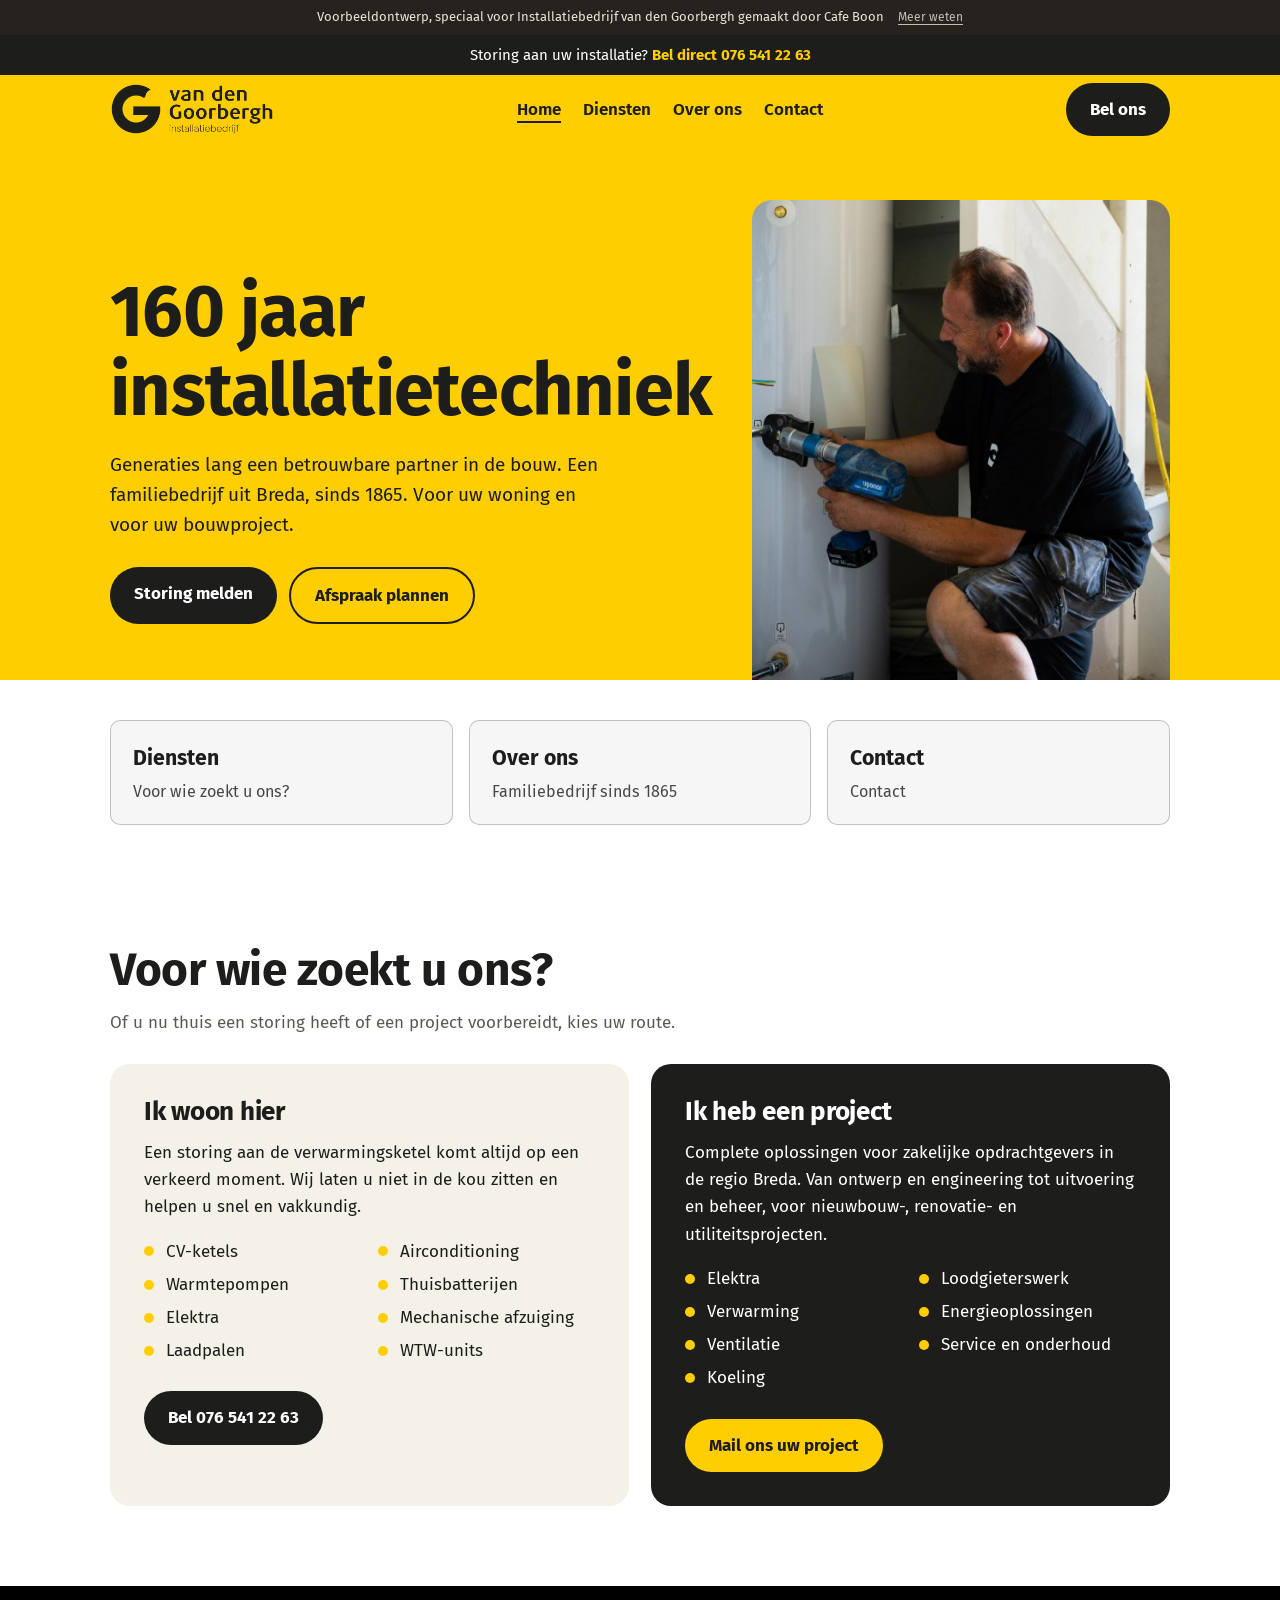
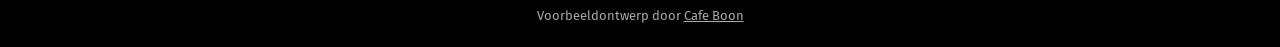
<file: index.html>
<!doctype html>
<html lang="nl">
<head>
<meta charset="utf-8">
<meta name="viewport" content="width=device-width,initial-scale=1">
<title>Installatiebedrijf van den Goorbergh | Loodgieter en installateur in Breda</title>
<meta name="description" content="Installatiebedrijf v.d. Goorbergh in Breda. Familiebedrijf sinds 1865 voor verwarming, loodgieterswerk, elektra, ventilatie en energieoplossingen. Storing? Bel 076 541 22 63.">
<meta name="robots" content="noindex">
<meta property="og:title" content="Installatiebedrijf van den Goorbergh, Breda">
<meta property="og:description" content="Familiebedrijf sinds 1865. Verwarming, loodgieterswerk, elektra en energieoplossingen.">
<meta property="og:image" content="https://installatiebedrijfvdgoorbergh.cafeboon.com/images/og.jpg">
<link rel="icon" href="images/favicon.png">
<link rel="preconnect" href="https://fonts.googleapis.com"><link rel="preconnect" href="https://fonts.gstatic.com" crossorigin>
<link href="https://fonts.googleapis.com/css2?family=Fira+Sans:wght@400;600;700&display=swap" rel="stylesheet">
<link rel="stylesheet" href="style.css">
</head>
<body>
<div class="vb-banner" role="note"><span>Voorbeeldontwerp, speciaal voor Installatiebedrijf van den Goorbergh gemaakt door Cafe Boon</span><a href="https://cafeboon.com">Meer weten</a></div>
<div class="bar">Storing aan uw installatie? <a href="tel:+31765412263">Bel direct 076 541 22 63</a></div>
<div class="top"><div class="in"><a href="index.html"><img alt="van den Goorbergh installatiebedrijf" height="52" src="images/logo.png" width="164"/></a>
<nav><a aria-current="page" href="index.html">Home</a><a href="aanbod.html">Diensten</a><a href="over.html">Over ons</a><a href="contact.html">Contact</a></nav>
<a class="btn" href="tel:+31765412263">Bel ons</a></div></div>
<div aria-label="Pagina's" class="sn-bar" role="navigation"><a aria-current="page" class="sn-link" href="index.html">Home</a><a class="sn-link" href="aanbod.html">Diensten</a><a class="sn-link" href="over.html">Over ons</a><a class="sn-link" href="contact.html">Contact</a></div>
<div class="hero"><div class="in">
<div>
<h1>160 jaar installatietechniek</h1>
<p>Generaties lang een betrouwbare partner in de bouw. Een familiebedrijf uit Breda, sinds 1865. Voor uw woning en voor uw bouwproject.</p>
<div class="row"><a class="btn" href="aanbod.html#storing">Storing melden</a><a class="btn o" href="contact.html">Afspraak plannen</a></div>
</div>
<img alt="Monteur van den Goorbergh aan het werk" height="558" src="images/w2.jpg" width="600"/>
</div></div>
<div class="sn-cards"><a class="sn-card" href="aanbod.html"><strong>Diensten</strong><span>Voor wie zoekt u ons?</span></a><a class="sn-card" href="over.html"><strong>Over ons</strong><span>Familiebedrijf sinds 1865</span></a><a class="sn-card" href="contact.html"><strong>Contact</strong><span>Contact</span></a></div>
<section><div class="wrap">
<h2>Voor wie zoekt u ons?</h2>
<p style="max-width:620px;color:var(--mut)">Of u nu thuis een storing heeft of een project voorbereidt, kies uw route.</p>
<div class="two">
<div class="card">
<h3>Ik woon hier</h3>
<p>Een storing aan de verwarmingsketel komt altijd op een verkeerd moment. Wij laten u niet in de kou zitten en helpen u snel en vakkundig.</p>
<ul><li>CV-ketels</li><li>Warmtepompen</li><li>Elektra</li><li>Laadpalen</li><li>Airconditioning</li><li>Thuisbatterijen</li><li>Mechanische afzuiging</li><li>WTW-units</li></ul>
<a class="btn" href="tel:+31765412263">Bel 076 541 22 63</a>
</div>
<div class="card k">
<h3>Ik heb een project</h3>
<p>Complete oplossingen voor zakelijke opdrachtgevers in de regio Breda. Van ontwerp en engineering tot uitvoering en beheer, voor nieuwbouw-, renovatie- en utiliteitsprojecten.</p>
<ul><li>Elektra</li><li>Verwarming</li><li>Ventilatie</li><li>Koeling</li><li>Loodgieterswerk</li><li>Energieoplossingen</li><li>Service en onderhoud</li></ul>
<a class="btn y" href="aanvraag.html">Mail ons uw project</a>
</div>
</div></div></section>
<footer>Voorbeeldontwerp door <a href="https://cafeboon.com">Cafe Boon</a></footer>
</body></html>
</file>
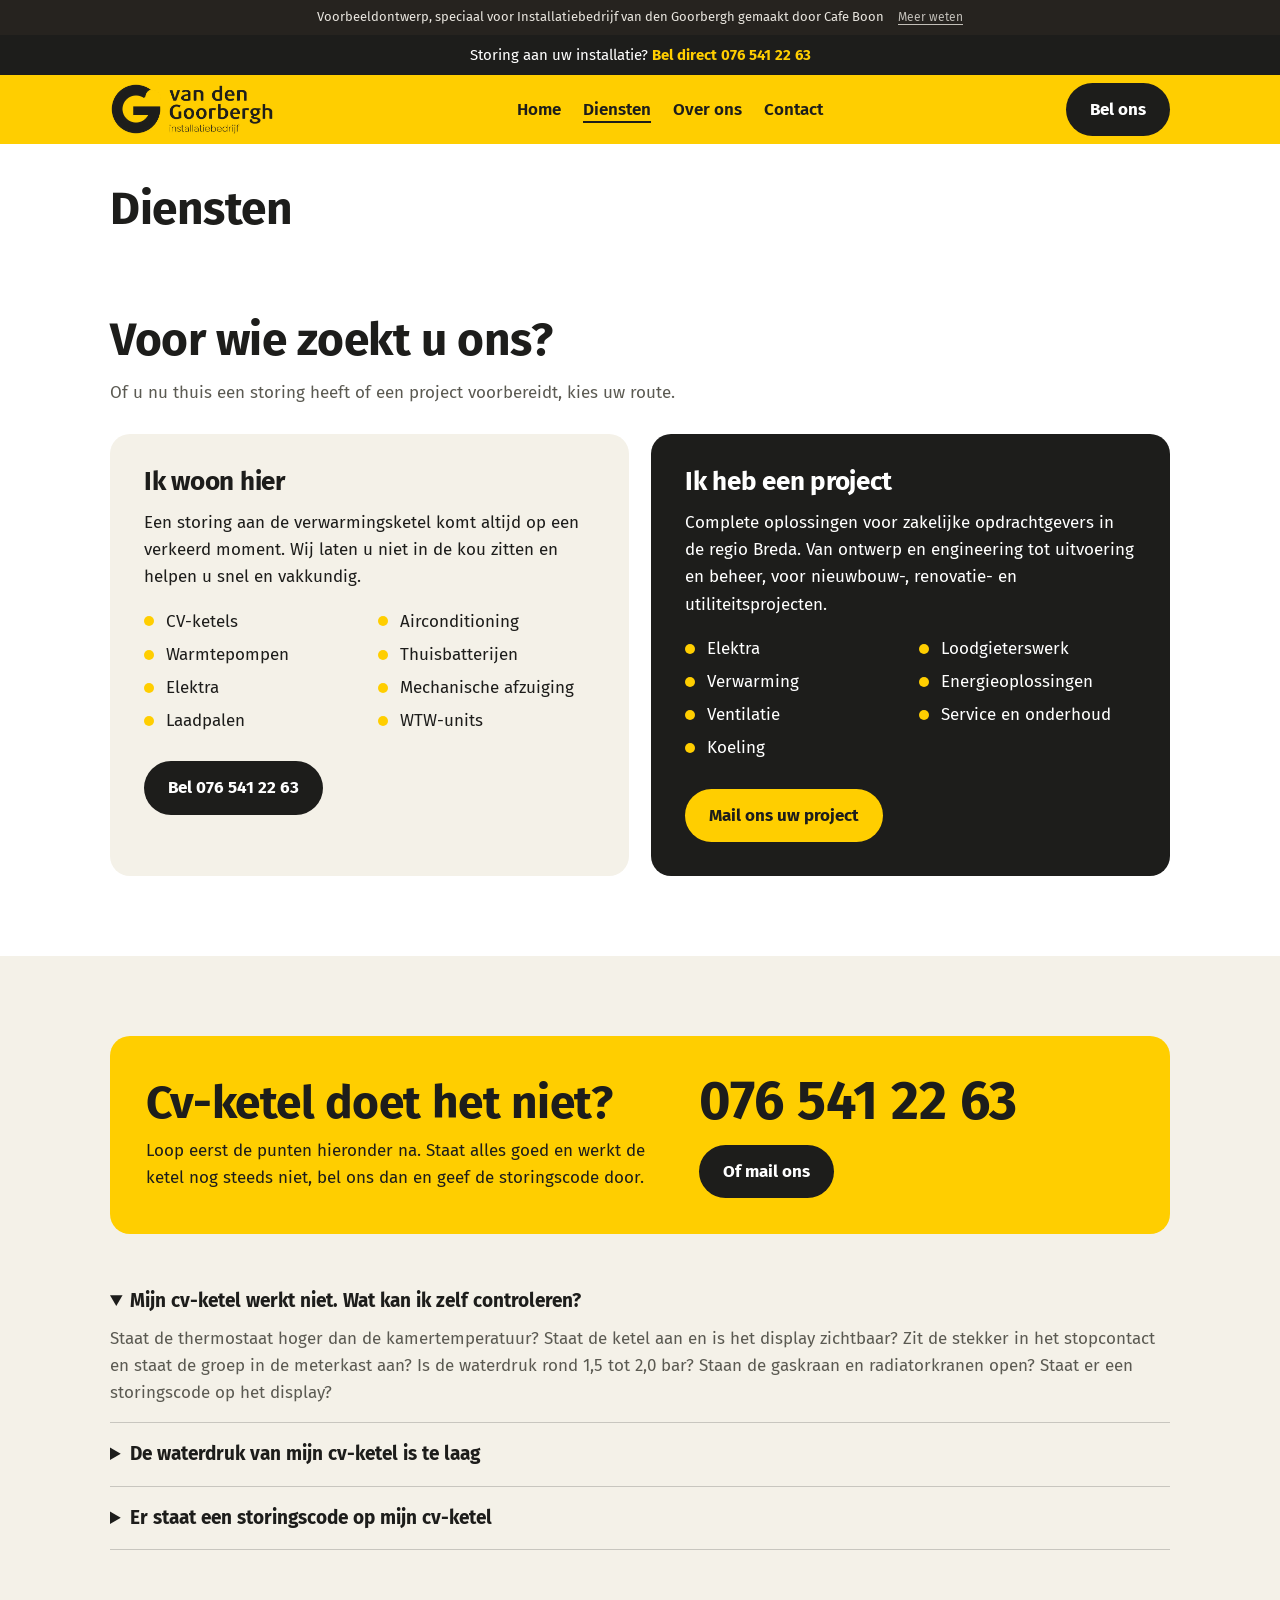
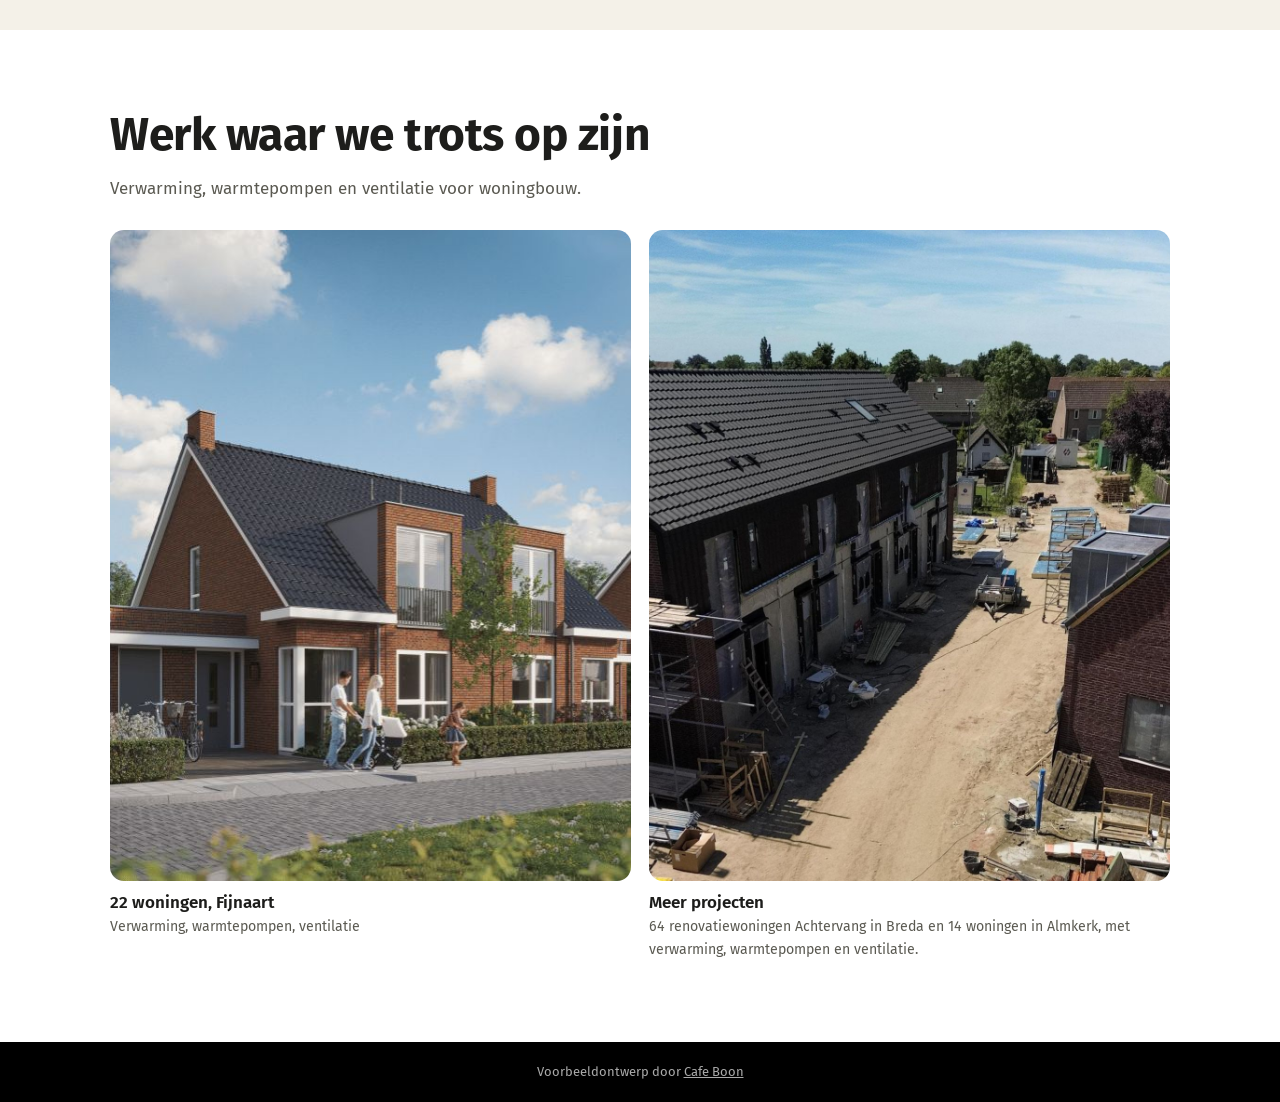
<file: aanbod.html>
<!doctype html>
<html lang="nl">
<head>
<meta charset="utf-8">
<meta name="viewport" content="width=device-width,initial-scale=1">
<title>Diensten | Installatiebedrijf van den Goorbergh</title>
<meta name="description" content="Installatiebedrijf v.d. Goorbergh in Breda. Familiebedrijf sinds 1865 voor verwarming, loodgieterswerk, elektra, ventilatie en energieoplossingen. Storing? Bel 076 541 22 63.">
<meta name="robots" content="noindex">
<meta property="og:title" content="Installatiebedrijf van den Goorbergh, Breda">
<meta property="og:description" content="Familiebedrijf sinds 1865. Verwarming, loodgieterswerk, elektra en energieoplossingen.">
<meta property="og:image" content="https://installatiebedrijfvdgoorbergh.cafeboon.com/images/og.jpg">
<link rel="icon" href="images/favicon.png">
<link rel="preconnect" href="https://fonts.googleapis.com"><link rel="preconnect" href="https://fonts.gstatic.com" crossorigin>
<link href="https://fonts.googleapis.com/css2?family=Fira+Sans:wght@400;600;700&display=swap" rel="stylesheet">
<link rel="stylesheet" href="style.css">
</head>
<body>
<div class="vb-banner" role="note"><span>Voorbeeldontwerp, speciaal voor Installatiebedrijf van den Goorbergh gemaakt door Cafe Boon</span><a href="https://cafeboon.com">Meer weten</a></div>
<div class="bar">Storing aan uw installatie? <a href="tel:+31765412263">Bel direct 076 541 22 63</a></div>
<div class="top"><div class="in"><a href="index.html"><img alt="van den Goorbergh installatiebedrijf" height="52" src="images/logo.png" width="164"/></a>
<nav><a href="index.html">Home</a><a aria-current="page" href="aanbod.html">Diensten</a><a href="over.html">Over ons</a><a href="contact.html">Contact</a></nav>
<a class="btn" href="tel:+31765412263">Bel ons</a></div></div>
<div aria-label="Pagina's" class="sn-bar" role="navigation"><a class="sn-link" href="index.html">Home</a><a aria-current="page" class="sn-link" href="aanbod.html">Diensten</a><a class="sn-link" href="over.html">Over ons</a><a class="sn-link" href="contact.html">Contact</a></div>
<div class="sn-head"><h1>Diensten</h1></div>
<section id="particulier"><div class="wrap">
<h2>Voor wie zoekt u ons?</h2>
<p style="max-width:620px;color:var(--mut)">Of u nu thuis een storing heeft of een project voorbereidt, kies uw route.</p>
<div class="two">
<div class="card" id="particulier-kaart">
<h3>Ik woon hier</h3>
<p>Een storing aan de verwarmingsketel komt altijd op een verkeerd moment. Wij laten u niet in de kou zitten en helpen u snel en vakkundig.</p>
<ul><li>CV-ketels</li><li>Warmtepompen</li><li>Elektra</li><li>Laadpalen</li><li>Airconditioning</li><li>Thuisbatterijen</li><li>Mechanische afzuiging</li><li>WTW-units</li></ul>
<a class="btn" href="tel:+31765412263">Bel 076 541 22 63</a>
</div>
<div class="card k" id="zakelijk">
<h3>Ik heb een project</h3>
<p>Complete oplossingen voor zakelijke opdrachtgevers in de regio Breda. Van ontwerp en engineering tot uitvoering en beheer, voor nieuwbouw-, renovatie- en utiliteitsprojecten.</p>
<ul><li>Elektra</li><li>Verwarming</li><li>Ventilatie</li><li>Koeling</li><li>Loodgieterswerk</li><li>Energieoplossingen</li><li>Service en onderhoud</li></ul>
<a class="btn y" href="aanvraag.html">Mail ons uw project</a>
</div>
</div></div></section>
<section id="storing" style="background:var(--g)"><div class="wrap">
<div class="alarm">
<div><h2>Cv-ketel doet het niet?</h2><p>Loop eerst de punten hieronder na. Staat alles goed en werkt de ketel nog steeds niet, bel ons dan en geef de storingscode door.</p></div>
<div><a class="tel" href="tel:+31765412263">076 541 22 63</a><a class="btn" href="aanvraag.html" style="margin-top:14px">Of mail ons</a></div>
</div>
<div class="faq" style="margin-top:36px">
<details open=""><summary>Mijn cv-ketel werkt niet. Wat kan ik zelf controleren?</summary><p>Staat de thermostaat hoger dan de kamertemperatuur? Staat de ketel aan en is het display zichtbaar? Zit de stekker in het stopcontact en staat de groep in de meterkast aan? Is de waterdruk rond 1,5 tot 2,0 bar? Staan de gaskraan en radiatorkranen open? Staat er een storingscode op het display?</p></details>
<details><summary>De waterdruk van mijn cv-ketel is te laag</summary><p>Is de druk lager dan ongeveer 1,5 bar? Vul de installatie dan bij tot circa 1,5 tot 2,0 bar, bij voorkeur als de installatie koud is. Daalt de druk snel opnieuw, meld dit dan bij ons. Er kan sprake zijn van een lekkage of een probleem met bijvoorbeeld het expansievat.</p></details>
<details><summary>Er staat een storingscode op mijn cv-ketel</summary><p>Noteer of fotografeer de code en reset de ketel één keer. Komt dezelfde storing terug, blijf dan niet resetten maar meld de storing bij ons en geef de code door.</p></details>
</div>
</div></section>
<section id="projecten"><div class="wrap">
<h2>Werk waar we trots op zijn</h2>
<p style="max-width:620px;color:var(--mut)">Verwarming, warmtepompen en ventilatie voor woningbouw.</p>
<div class="proj">
<figure><img alt="22 woningen in Fijnaart" loading="lazy" src="images/fijnaart.jpg"/><figcaption>22 woningen, Fijnaart<small>Verwarming, warmtepompen, ventilatie</small></figcaption></figure>
<figure><img alt="Woningbouwproject in uitvoering" loading="lazy" src="images/drone.jpg"/><figcaption>Meer projecten<small>64 renovatiewoningen Achtervang in Breda en 14 woningen in Almkerk, met verwarming, warmtepompen en ventilatie.</small></figcaption></figure>
</div>
</div></section>
<footer>Voorbeeldontwerp door <a href="https://cafeboon.com">Cafe Boon</a></footer>
</body></html>
</file>
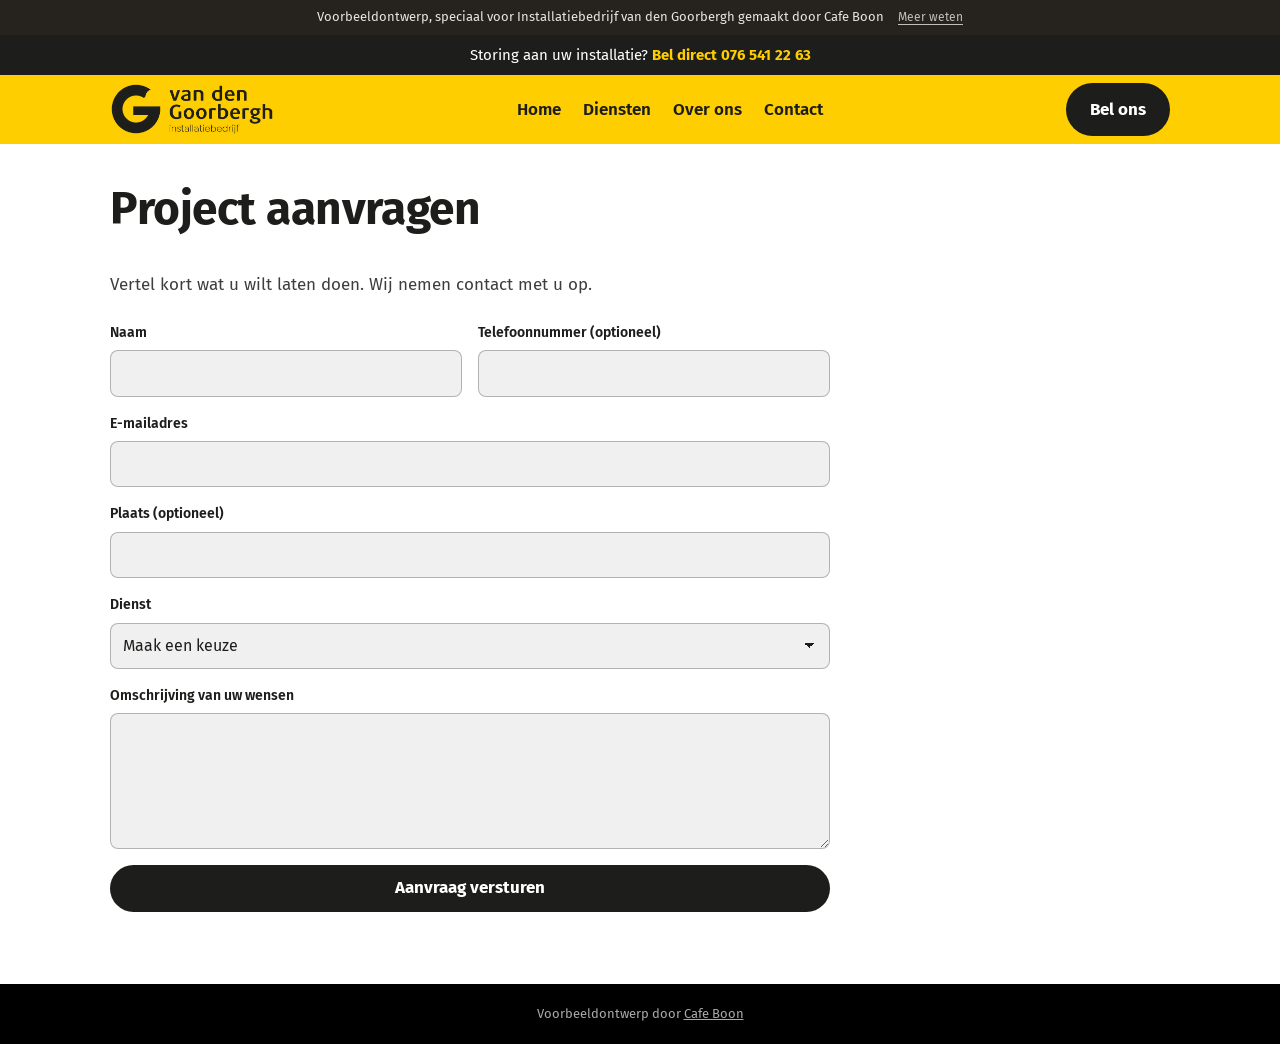
<file: aanvraag.html>
<!doctype html>
<html lang="nl">
<head>
<meta charset="utf-8">
<meta name="viewport" content="width=device-width,initial-scale=1">
<title>Project aanvragen | Installatiebedrijf van den Goorbergh</title>
<meta name="description" content="Project aanvragen bij Installatiebedrijf van den Goorbergh.">
<meta name="robots" content="noindex">
<meta property="og:title" content="Installatiebedrijf van den Goorbergh, Breda">
<meta property="og:description" content="Familiebedrijf sinds 1865. Verwarming, loodgieterswerk, elektra en energieoplossingen.">
<meta property="og:image" content="https://installatiebedrijfvdgoorbergh.cafeboon.com/images/og.jpg">
<link rel="icon" href="images/favicon.png">
<link rel="preconnect" href="https://fonts.googleapis.com"><link rel="preconnect" href="https://fonts.gstatic.com" crossorigin>
<link href="https://fonts.googleapis.com/css2?family=Fira+Sans:wght@400;600;700&display=swap" rel="stylesheet">
<link rel="stylesheet" href="style.css">
</head>
<body>
<div class="vb-banner" role="note"><span>Voorbeeldontwerp, speciaal voor Installatiebedrijf van den Goorbergh gemaakt door Cafe Boon</span><a href="https://cafeboon.com">Meer weten</a></div>
<div class="bar">Storing aan uw installatie? <a href="tel:+31765412263">Bel direct 076 541 22 63</a></div>
<div class="top"><div class="in"><a href="index.html"><img alt="van den Goorbergh installatiebedrijf" height="52" src="images/logo.png" width="164"/></a>
<nav><a href="index.html">Home</a><a href="aanbod.html">Diensten</a><a href="over.html">Over ons</a><a href="contact.html">Contact</a></nav>
<a class="btn" href="tel:+31765412263">Bel ons</a></div></div>
<div aria-label="Pagina's" class="sn-bar" role="navigation"><a class="sn-link" href="index.html">Home</a><a class="sn-link" href="aanbod.html">Diensten</a><a class="sn-link" href="over.html">Over ons</a><a class="sn-link" href="contact.html">Contact</a></div>
<div class="sn-head"><h1>Project aanvragen</h1></div>
<section class="sn-formsec" id="formulier"><div class="sn-formwrap"><p class="sn-lead">Vertel kort wat u wilt laten doen. Wij nemen contact met u op.</p><form class="sn-form" id="sn-form"><div class="sn-field"><label for="naam">Naam</label><input id="naam" name="naam" type="text" required autocomplete="name"></div><div class="sn-field"><label for="tel">Telefoonnummer (optioneel)</label><input id="tel" name="tel" type="tel" autocomplete="tel"></div><div class="sn-field full"><label for="email">E-mailadres</label><input id="email" name="email" type="email" required autocomplete="email"></div><div class="sn-field full"><label for="plaats">Plaats (optioneel)</label><input id="plaats" name="plaats" type="text" autocomplete="address-level2"></div><div class="sn-field full"><label for="keuze">Dienst</label><select id="keuze" name="keuze" required><option value="">Maak een keuze</option><option>Elektra</option><option>Verwarming</option><option>Ventilatie</option><option>Koeling</option><option>Loodgieterswerk</option><option>Energieoplossingen</option><option>Service en onderhoud</option></select></div><div class="sn-field full"><label for="opm">Omschrijving van uw wensen</label><textarea id="opm" name="opm" rows="5" required></textarea></div><div class="sn-field full"><button class="btn" type="submit">Aanvraag versturen</button></div></form></div></section>
<script>(function(){var f=document.getElementById('sn-form');if(!f)return;f.addEventListener('submit',function(e){e.preventDefault();if(!f.checkValidity()){f.reportValidity();return;}var d=document.createElement('div');d.className='sn-done';d.setAttribute('role','status');d.tabIndex=-1;d.innerHTML='<h2>Bedankt voor uw aanvraag</h2><p>Dit is een voorbeeldwebsite van Cafe Boon. Uw aanvraag is daarom niet verstuurd. Neem voor een echte offerte contact op via <a href="tel:+31765412263">076 541 22 63</a>.</p>';f.parentNode.replaceChild(d,f);d.focus();});})();</script>
<footer>Voorbeeldontwerp door <a href="https://cafeboon.com">Cafe Boon</a></footer>
</body></html>
</file>
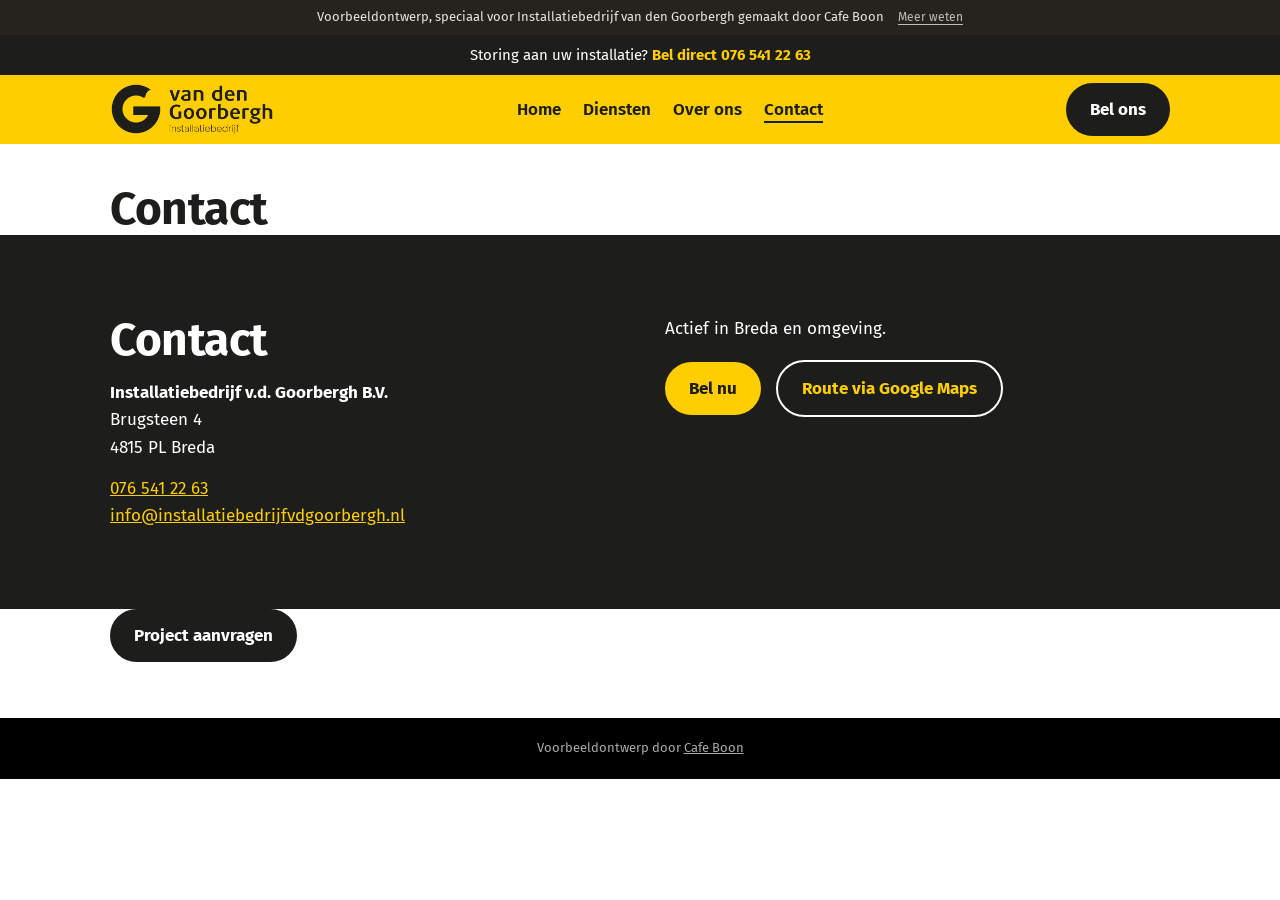
<file: contact.html>
<!doctype html>
<html lang="nl">
<head>
<meta charset="utf-8">
<meta name="viewport" content="width=device-width,initial-scale=1">
<title>Contact | Installatiebedrijf van den Goorbergh</title>
<meta name="description" content="Installatiebedrijf v.d. Goorbergh in Breda. Familiebedrijf sinds 1865 voor verwarming, loodgieterswerk, elektra, ventilatie en energieoplossingen. Storing? Bel 076 541 22 63.">
<meta name="robots" content="noindex">
<meta property="og:title" content="Installatiebedrijf van den Goorbergh, Breda">
<meta property="og:description" content="Familiebedrijf sinds 1865. Verwarming, loodgieterswerk, elektra en energieoplossingen.">
<meta property="og:image" content="https://installatiebedrijfvdgoorbergh.cafeboon.com/images/og.jpg">
<link rel="icon" href="images/favicon.png">
<link rel="preconnect" href="https://fonts.googleapis.com"><link rel="preconnect" href="https://fonts.gstatic.com" crossorigin>
<link href="https://fonts.googleapis.com/css2?family=Fira+Sans:wght@400;600;700&display=swap" rel="stylesheet">
<link rel="stylesheet" href="style.css">
</head>
<body>
<div class="vb-banner" role="note"><span>Voorbeeldontwerp, speciaal voor Installatiebedrijf van den Goorbergh gemaakt door Cafe Boon</span><a href="https://cafeboon.com">Meer weten</a></div>
<div class="bar">Storing aan uw installatie? <a href="tel:+31765412263">Bel direct 076 541 22 63</a></div>
<div class="top"><div class="in"><a href="index.html"><img alt="van den Goorbergh installatiebedrijf" height="52" src="images/logo.png" width="164"/></a>
<nav><a href="index.html">Home</a><a href="aanbod.html">Diensten</a><a href="over.html">Over ons</a><a aria-current="page" href="contact.html">Contact</a></nav>
<a class="btn" href="tel:+31765412263">Bel ons</a></div></div>
<div aria-label="Pagina's" class="sn-bar" role="navigation"><a class="sn-link" href="index.html">Home</a><a class="sn-link" href="aanbod.html">Diensten</a><a class="sn-link" href="over.html">Over ons</a><a aria-current="page" class="sn-link" href="contact.html">Contact</a></div>
<div class="sn-head"><h1>Contact</h1></div>
<section class="contact" id="contact"><div class="wrap g">
<div>
<h2>Contact</h2>
<p><b>Installatiebedrijf v.d. Goorbergh B.V.</b><br/>Brugsteen 4<br/>4815 PL Breda</p>
<p style="margin-top:14px"><a href="tel:+31765412263">076 541 22 63</a><br/><a href="mailto:info@installatiebedrijfvdgoorbergh.nl">info@installatiebedrijfvdgoorbergh.nl</a></p>
</div>
<div>
<p style="margin-bottom:18px">Actief in Breda en omgeving.</p>
<a class="btn y" href="tel:+31765412263">Bel nu</a>   <a class="btn" href="https://www.google.com/maps/search/?api=1&amp;query=Brugsteen+4+4815+PL+Breda" style="background:none;border:2px solid #fff">Route via Google Maps</a>
</div>
</div></section>
<section class="sn-formsec sn-formlink"><div class="sn-formwrap"><a class="btn" href="aanvraag.html">Project aanvragen</a></div></section>
<footer>Voorbeeldontwerp door <a href="https://cafeboon.com">Cafe Boon</a></footer>
</body></html>
</file>
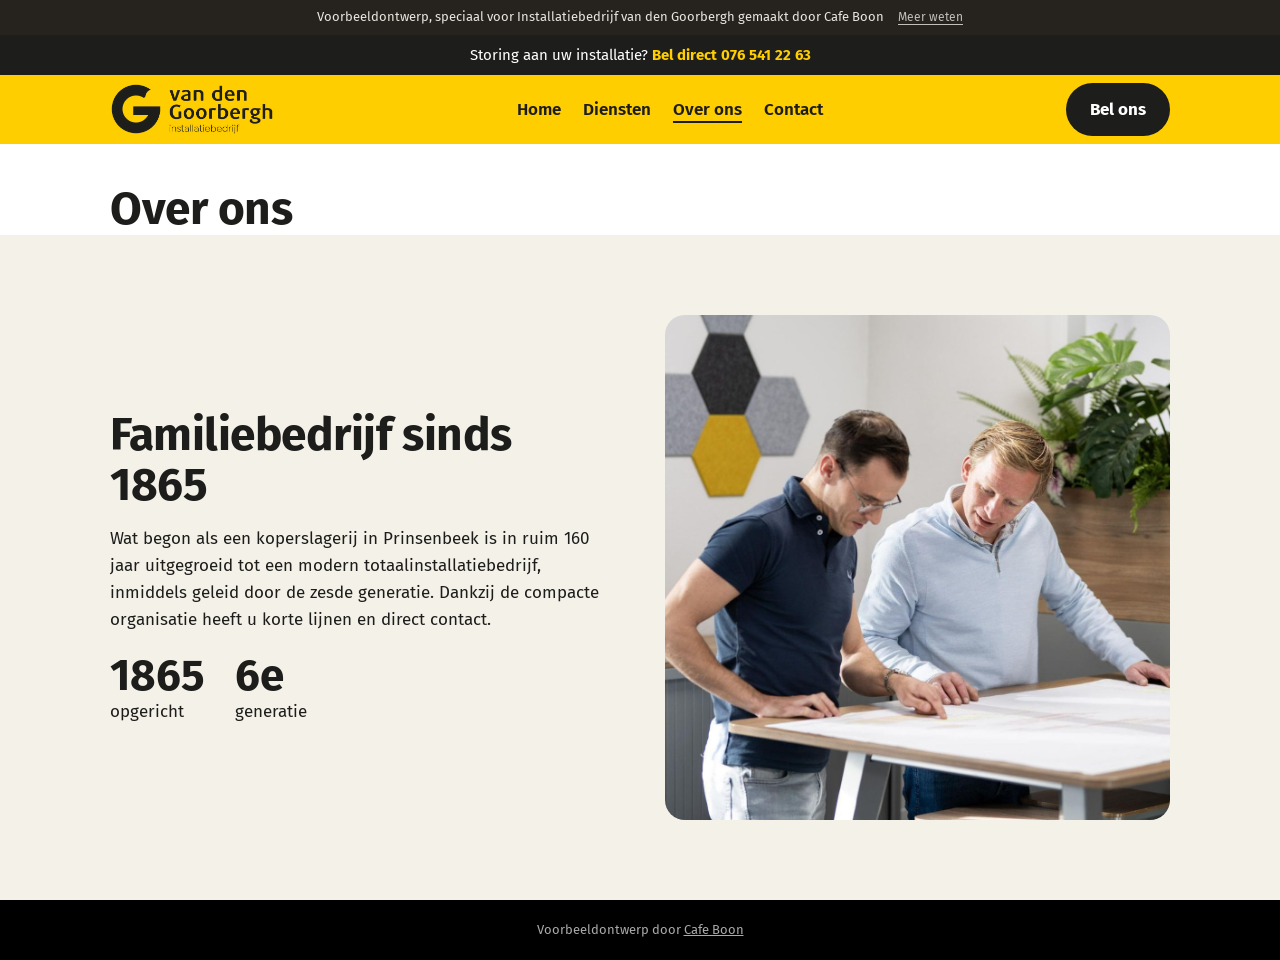
<file: over.html>
<!doctype html>
<html lang="nl">
<head>
<meta charset="utf-8">
<meta name="viewport" content="width=device-width,initial-scale=1">
<title>Over ons | Installatiebedrijf van den Goorbergh</title>
<meta name="description" content="Installatiebedrijf v.d. Goorbergh in Breda. Familiebedrijf sinds 1865 voor verwarming, loodgieterswerk, elektra, ventilatie en energieoplossingen. Storing? Bel 076 541 22 63.">
<meta name="robots" content="noindex">
<meta property="og:title" content="Installatiebedrijf van den Goorbergh, Breda">
<meta property="og:description" content="Familiebedrijf sinds 1865. Verwarming, loodgieterswerk, elektra en energieoplossingen.">
<meta property="og:image" content="https://installatiebedrijfvdgoorbergh.cafeboon.com/images/og.jpg">
<link rel="icon" href="images/favicon.png">
<link rel="preconnect" href="https://fonts.googleapis.com"><link rel="preconnect" href="https://fonts.gstatic.com" crossorigin>
<link href="https://fonts.googleapis.com/css2?family=Fira+Sans:wght@400;600;700&display=swap" rel="stylesheet">
<link rel="stylesheet" href="style.css">
</head>
<body>
<div class="vb-banner" role="note"><span>Voorbeeldontwerp, speciaal voor Installatiebedrijf van den Goorbergh gemaakt door Cafe Boon</span><a href="https://cafeboon.com">Meer weten</a></div>
<div class="bar">Storing aan uw installatie? <a href="tel:+31765412263">Bel direct 076 541 22 63</a></div>
<div class="top"><div class="in"><a href="index.html"><img alt="van den Goorbergh installatiebedrijf" height="52" src="images/logo.png" width="164"/></a>
<nav><a href="index.html">Home</a><a href="aanbod.html">Diensten</a><a aria-current="page" href="over.html">Over ons</a><a href="contact.html">Contact</a></nav>
<a class="btn" href="tel:+31765412263">Bel ons</a></div></div>
<div aria-label="Pagina's" class="sn-bar" role="navigation"><a class="sn-link" href="index.html">Home</a><a class="sn-link" href="aanbod.html">Diensten</a><a aria-current="page" class="sn-link" href="over.html">Over ons</a><a class="sn-link" href="contact.html">Contact</a></div>
<div class="sn-head"><h1>Over ons</h1></div>
<section style="background:var(--g)"><div class="wrap about">
<div>
<h2>Familiebedrijf sinds 1865</h2>
<p>Wat begon als een koperslagerij in Prinsenbeek is in ruim 160 jaar uitgegroeid tot een modern totaalinstallatiebedrijf, inmiddels geleid door de zesde generatie. Dankzij de compacte organisatie heeft u korte lijnen en direct contact.</p>
<div class="stat"><div><b>1865</b>opgericht</div><div><b>6e</b>generatie</div></div>
</div>
<img alt="Twee collega's bespreken een tekening" loading="lazy" src="images/w1.jpg"/>
</div></section>
<footer>Voorbeeldontwerp door <a href="https://cafeboon.com">Cafe Boon</a></footer>
</body></html>
</file>
<file: style.css>
:root{--y:#ffce00;--k:#1d1d1b;--g:#f4f1e8;--mut:#5b5a52}
*{box-sizing:border-box;margin:0}
html{scroll-behavior:smooth}
body{background:#fff;color:var(--k);font:17px/1.6 'Fira Sans',system-ui,sans-serif}
img{display:block;max-width:100%}a{color:inherit}
h1,h2,h3{font-weight:700;line-height:1.1;letter-spacing:-.01em}
.bar{background:var(--k);color:#fff;font-size:15px;text-align:center;padding:8px 14px}
.bar a{color:var(--y);font-weight:700;text-decoration:none}
.top{background:var(--y);position:sticky;top:0;z-index:10}
.top .in{max-width:1100px;margin:auto;padding:8px 20px;display:flex;align-items:center;justify-content:space-between;gap:14px}
.top img{height:52px;width:auto}
.top nav{display:flex;gap:22px;font-weight:600}.top nav a{text-decoration:none}
.btn{display:inline-block;background:var(--k);color:#fff;font-weight:700;text-decoration:none;padding:13px 24px;border-radius:999px}
.btn.y{background:var(--y);color:var(--k)}.btn.o{background:none;border:2px solid var(--k);color:var(--k)}
.hero{background:var(--y)}
.hero .in{max-width:1100px;margin:auto;padding:56px 20px 0;display:grid;grid-template-columns:1.1fr 1fr;gap:40px;align-items:end}
.hero h1{font-size:clamp(38px,6.4vw,72px);margin-bottom:18px}
.hero p{max-width:500px;font-size:19px;margin-bottom:26px}
.hero .row{display:flex;gap:12px;flex-wrap:wrap;margin-bottom:56px}
.hero img{width:100%;max-height:480px;object-fit:cover;object-position:center 20%;border-radius:20px 20px 0 0}
.wrap{max-width:1100px;margin:auto;padding:0 20px}
section{padding:80px 0}
h2{font-size:clamp(30px,4.6vw,46px);margin-bottom:14px}
.two{display:grid;grid-template-columns:1fr 1fr;gap:22px;margin-top:28px}
.card{border-radius:20px;padding:34px;background:var(--g)}
.card.k{background:var(--k);color:#fff}
.card h3{font-size:26px;margin-bottom:12px}
.card ul{list-style:none;padding:0;margin:14px 0 24px;columns:2}
.card li{padding:3px 0 3px 22px;position:relative;break-inside:avoid}
.card li:before{content:"";position:absolute;left:0;top:.7em;width:10px;height:10px;border-radius:50%;background:var(--y)}
.alarm{background:var(--y);border-radius:20px;padding:36px;display:grid;grid-template-columns:1.2fr 1fr;gap:30px;align-items:center}
.alarm h2{margin:0 0 8px}
.alarm .tel{font-size:clamp(34px,6vw,54px);font-weight:700;text-decoration:none;display:block;line-height:1.1}
.faq details{border-bottom:1px solid #1d1d1b33;padding:16px 0}
.faq summary{font-weight:700;font-size:19px;cursor:pointer}
.faq p{margin-top:8px;color:var(--mut)}
.proj{display:grid;grid-template-columns:1fr 1fr;gap:18px;margin-top:28px}
.proj img{width:100%;aspect-ratio:4/5;object-fit:cover;border-radius:14px}
.proj figcaption{padding-top:8px;font-weight:600}
.proj small{display:block;color:var(--mut);font-weight:400}
.about{display:grid;grid-template-columns:1fr 1fr;gap:50px;align-items:center}
.about img{border-radius:20px;aspect-ratio:1;object-fit:cover;width:100%}
.stat{display:flex;gap:30px;margin-top:20px;flex-wrap:wrap}.stat b{display:block;font-size:44px;line-height:1}
.contact{background:var(--k);color:#fff}
.contact .g{display:grid;grid-template-columns:1fr 1fr;gap:50px}
.contact a{color:var(--y)}
footer{background:#000;color:#aaa;text-align:center;font-size:13px;padding:20px}footer a{color:#aaa}
@media(max-width:820px){.hero .in,.two,.alarm,.about,.contact .g{grid-template-columns:1fr}.hero img{max-height:260px}.proj{grid-template-columns:1fr 1fr}.top nav{display:none}section{padding:54px 0}.card ul{columns:1}.hero .row{margin-bottom:32px}}
/* sitenav:start */
.sn-bar{display:none;gap:6px;overflow-x:auto;white-space:nowrap;-webkit-overflow-scrolling:touch;padding:8px 12px;background:inherit;color:inherit;font:inherit;line-height:1.2;border-bottom:1px solid rgba(128,128,128,.35);box-sizing:border-box;max-width:100%}
.sn-bar a.sn-link{flex:0 0 auto;padding:9px 15px;border-radius:999px;color:inherit;text-decoration:none;font-size:15px;font-weight:600;letter-spacing:0;text-transform:none;margin:0}
.sn-bar a.sn-link[aria-current="page"]{background:rgba(128,128,128,.2);box-shadow:inset 0 -2px 0 currentColor}
@media(max-width:820px){.sn-bar{display:flex}}
nav a[aria-current="page"]:not(.cta):not(.btn):not(.call){text-decoration:underline;text-underline-offset:6px;text-decoration-thickness:2px}
.sn-head{max-width:1100px;margin:0 auto;padding:40px 20px 0;box-sizing:border-box}
.sn-head h1{margin:0;color:inherit;font-size:clamp(30px,5vw,46px);line-height:1.1}
.sn-cards{max-width:1100px;margin:0 auto;padding:40px 20px;display:grid;grid-template-columns:repeat(auto-fit,minmax(230px,1fr));gap:16px;box-sizing:border-box}
.sn-card{display:block;padding:20px 22px;border:1px solid rgba(128,128,128,.45);border-radius:10px;background:rgba(128,128,128,.07);color:inherit;text-decoration:none;min-width:0}
.sn-card strong{display:block;font-size:1.25em;margin:0 0 6px;color:inherit}
.sn-card span{display:block;opacity:.8;font-size:.95em;line-height:1.4}
.sn-card:hover,.sn-card:focus-visible{border-color:currentColor}
/* sitenav:end */
/* voorbeeld-formulier:start */
@layer sn{.sn-form button.btn{border:0;font:inherit;cursor:pointer;line-height:1.2}}
.sn-formsec{padding:36px 0 72px}
.sn-formwrap{max-width:1100px;margin:0 auto;padding:0 20px;box-sizing:border-box}
.sn-formwrap>h2{margin:0 0 12px}
.sn-formwrap>.sn-lead,.sn-formwrap>.sn-form,.sn-formwrap>.sn-done{max-width:720px}
.sn-formwrap .sn-lead{margin:0 0 24px;opacity:.85}
.sn-form{display:grid;grid-template-columns:1fr 1fr;gap:16px}
.sn-field{display:flex;flex-direction:column;gap:6px;min-width:0;text-align:left}
.sn-field.full{grid-column:1/-1}
.sn-field label{font-size:14px;font-weight:600}
.sn-field input,.sn-field select,.sn-field textarea{font:inherit;font-size:16px;line-height:1.4;color:inherit;background:rgba(128,128,128,.12);border:1px solid rgba(128,128,128,.55);border-radius:8px;padding:11px 12px;width:100%;box-sizing:border-box;min-width:0;max-width:100%;-webkit-appearance:none;appearance:none}
.sn-field select{background-image:linear-gradient(45deg,transparent 50%,currentColor 50%),linear-gradient(135deg,currentColor 50%,transparent 50%);background-position:calc(100% - 20px) 50%,calc(100% - 15px) 50%;background-size:5px 5px;background-repeat:no-repeat;padding-right:38px}
.sn-field select option{color:#111;background:#fff}
.sn-field textarea{resize:vertical}
.sn-field input:focus,.sn-field select:focus,.sn-field textarea:focus{outline:2px solid currentColor;outline-offset:1px}
.sn-done{padding:28px;border:1px solid rgba(128,128,128,.55);border-radius:12px;background:rgba(128,128,128,.1)}
.sn-done h2{margin:0 0 10px}
.sn-done p{margin:0}
.sn-done a{text-decoration:underline;text-underline-offset:3px;font-weight:600}
.sn-formlink{padding:0 0 56px}
@media(max-width:640px){.sn-form{grid-template-columns:1fr}.sn-formsec{padding:24px 0 56px}}
/* voorbeeld-formulier:end */
/* voorbeeldbanner:start */
.vb-banner{display:flex;flex-wrap:wrap;justify-content:center;align-items:baseline;gap:2px 14px;padding:8px 16px;background:#26231f;color:#e9e6df;font-size:13px;line-height:1.45;letter-spacing:0;text-transform:none;font-weight:400;text-align:center;position:relative;z-index:1000}
.vb-banner a{color:inherit;opacity:.8;text-decoration:underline;text-underline-offset:3px;font-size:12px;font-weight:400;white-space:nowrap;letter-spacing:0;text-transform:none}
.vb-banner a:hover{opacity:1}
/* voorbeeldbanner:end */
</file>
